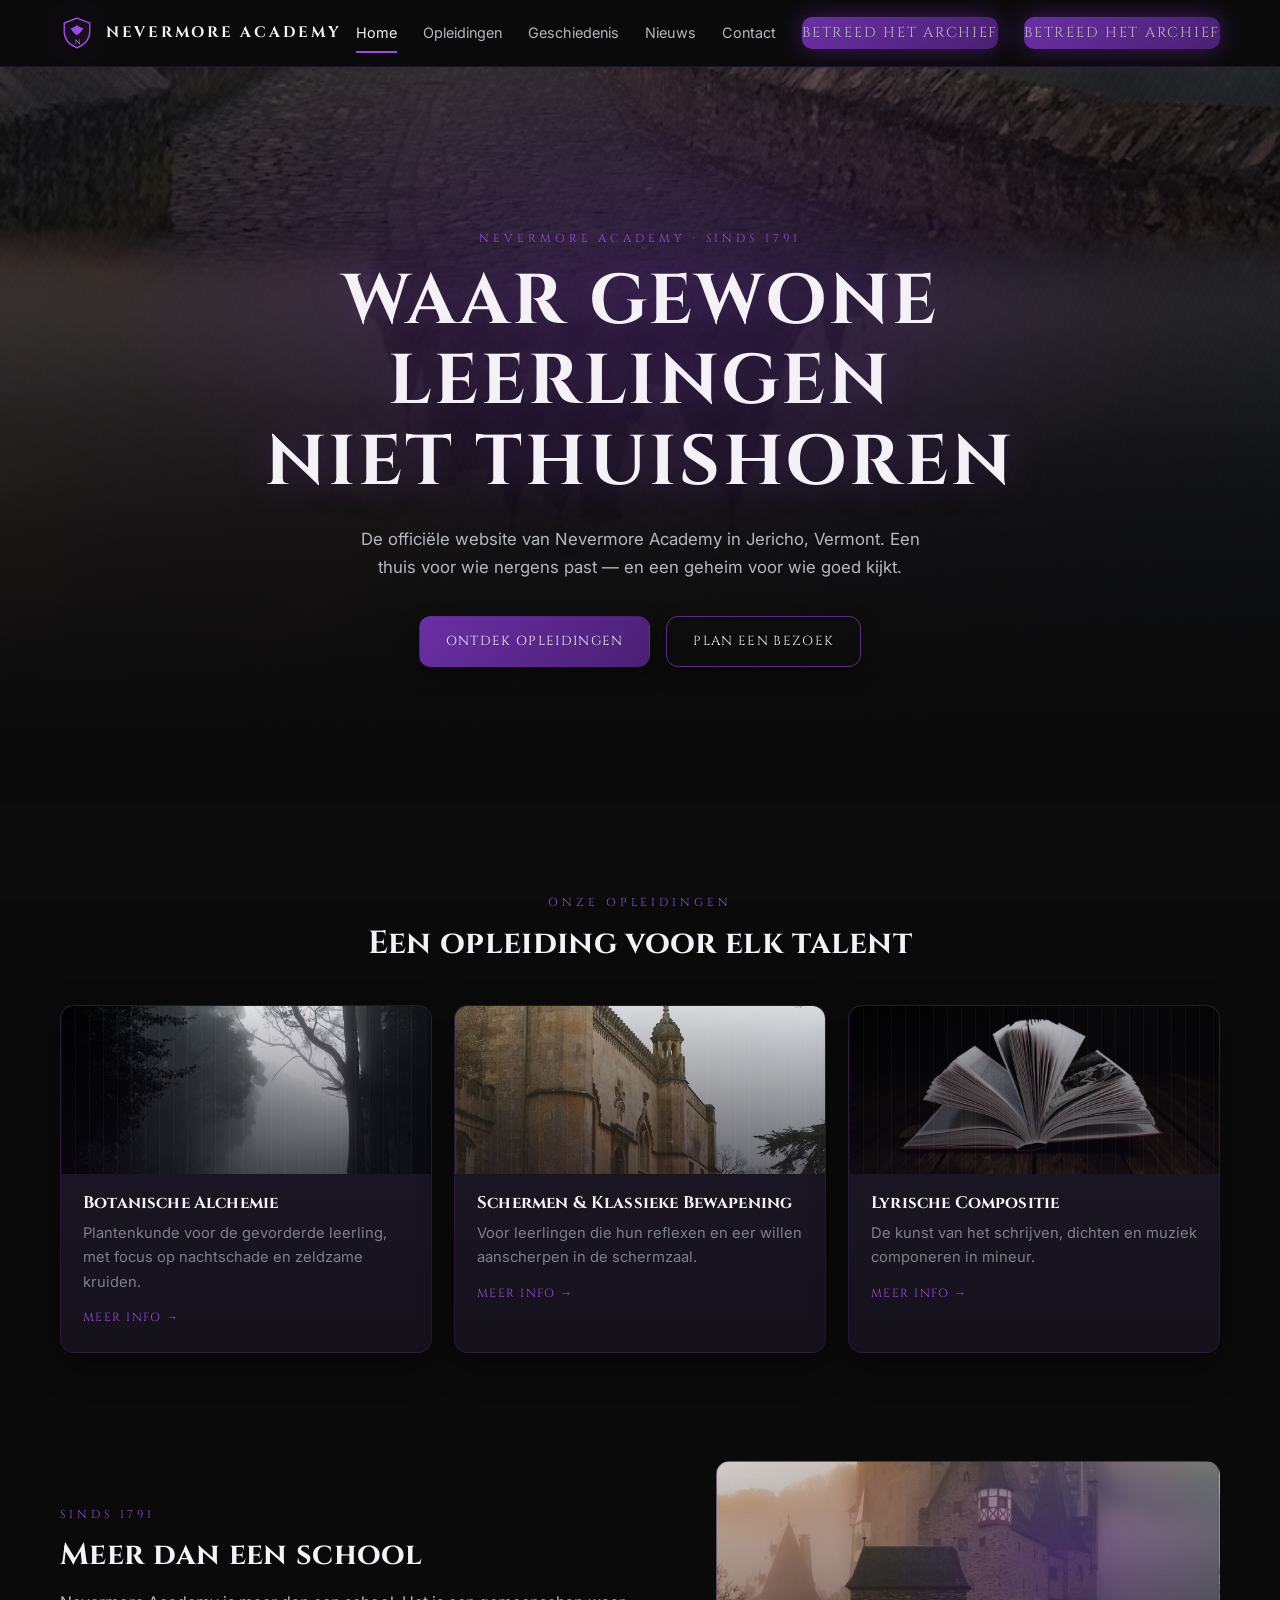
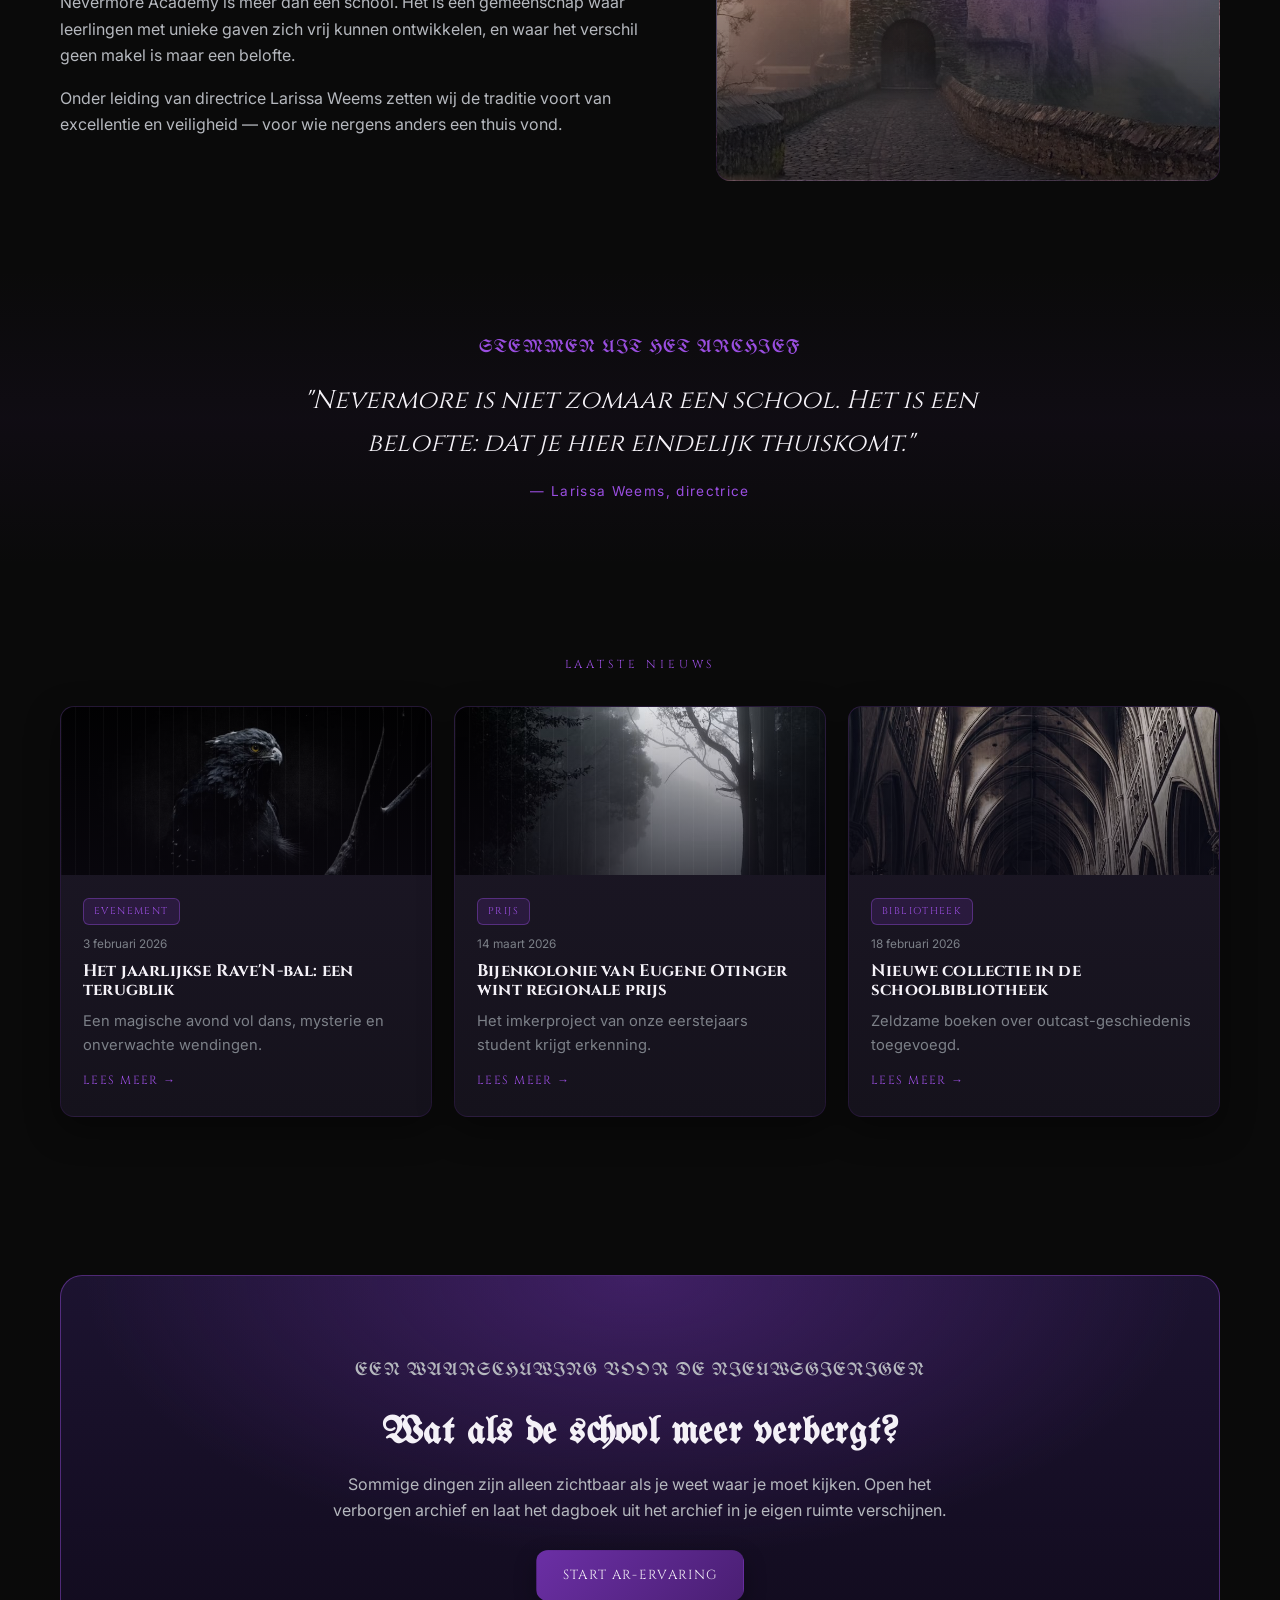
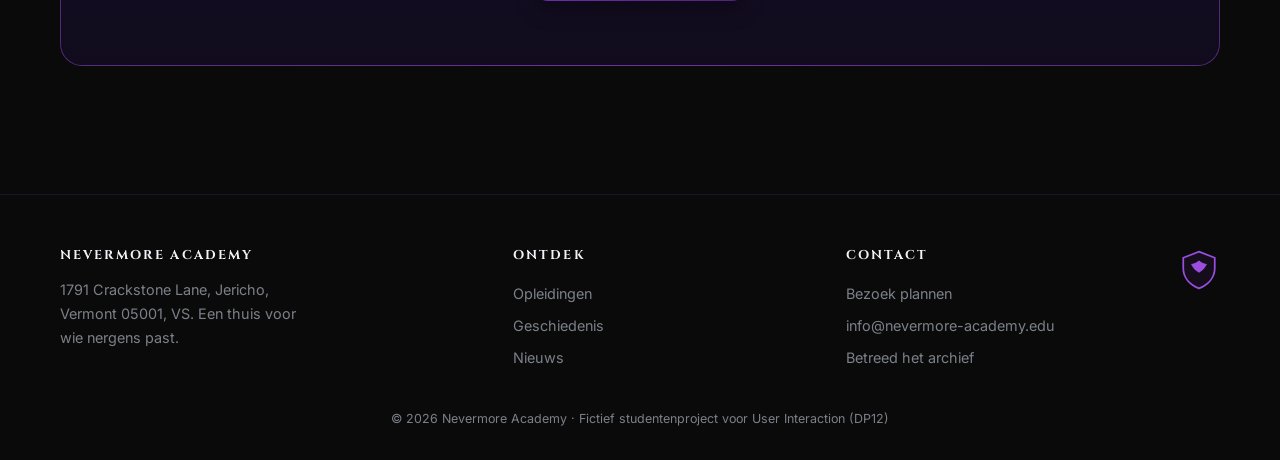
<file: index.html>
<!DOCTYPE html>
<html lang="nl">
<head>
  <meta charset="UTF-8" />
  <meta name="viewport" content="width=device-width, initial-scale=1.0" />
  <title>Nevermore Academy — Een thuis voor wie nergens past</title>
  <meta name="description" content="De officiële website van Nevermore Academy. Een thuis voor wie nergens past, sinds 1791." />
  <link rel="preconnect" href="https://fonts.googleapis.com" />
  <link rel="preconnect" href="https://fonts.gstatic.com" crossorigin />
  <link href="https://fonts.googleapis.com/css2?family=Cinzel:wght@500;700&family=Inter:wght@400;500;600&family=UnifrakturMaguntia&display=swap" rel="stylesheet" />
  <link rel="stylesheet" href="style.css" />
</head>
<body>

  <!-- ===== NAVIGATIE ===== -->
  <nav class="nav">
    <div class="container">
      <a class="brand" href="index.html" aria-label="Nevermore Academy home">
        <svg class="crest" viewBox="0 0 48 48" fill="none" aria-hidden="true">
          <path d="M24 3l18 7v12c0 11-8 19-18 23C14 41 6 33 6 22V10l18-7z" stroke="#9a4ee0" stroke-width="2" fill="rgba(107,47,165,.12)"/>
          <path d="M24 13c-4 3-7 4-9 4 0 0 2 6 9 10 7-4 9-10 9-10-2 0-5-1-9-4z" fill="#9a4ee0"/>
          <text x="24" y="40" text-anchor="middle" font-family="Cinzel,serif" font-size="9" fill="#f4f1f7">N</text>
        </svg>
        <b>Nevermore Academy</b>
      </a>
      <button class="burger" aria-label="Menu" aria-expanded="false"><span></span><span></span><span></span></button>
      <div class="nav-links">
        <a href="index.html" class="active">Home</a>
        <a href="opleidingen.html">Opleidingen</a>
        <a href="geschiedenis.html">Geschiedenis</a>
        <a href="nieuws.html">Nieuws</a>
        <a href="contact.html">Contact</a>
        <a href="ar.html" class="nav-cta">Betreed het archief</a>
        <a href="ar.html" class="nav-cta nav-cta-mobile">Betreed het archief</a>
      </div>
    </div>
  </nav>

  <!-- ===== HERO ===== -->
  <header class="hero">
    <div class="container">
      <p class="eyebrow">Nevermore Academy · Sinds 1791</p>
      <h1>Waar gewone leerlingen<br>niet thuishoren</h1>
      <p class="lead">De officiële website van Nevermore Academy in Jericho, Vermont. Een thuis voor wie nergens past — en een geheim voor wie goed kijkt.</p>
      <div class="actions">
        <a href="opleidingen.html" class="btn btn-primary">Ontdek opleidingen</a>
        <a href="contact.html" class="btn btn-ghost">Plan een bezoek</a>
      </div>
    </div>
  </header>

  <!-- ===== OPLEIDINGEN ===== -->
  <section class="section">
    <div class="container">
      <p class="eyebrow center reveal">Onze Opleidingen</p>
      <h2 class="center reveal" style="font-size:2rem">Een opleiding voor elk talent</h2>
      <div class="grid grid-3" style="margin-top:42px">
        <article class="card reveal">
          <div class="thumb photo" style="--img:url('img-botanie.jpg')"></div>
          <div class="body"><h3>Botanische Alchemie</h3><p>Plantenkunde voor de gevorderde leerling, met focus op nachtschade en zeldzame kruiden.</p><a class="more" href="vak-detail.html">Meer info</a></div>
        </article>
        <article class="card reveal">
          <div class="thumb photo" style="--img:url('img-schermen.jpg')"></div>
          <div class="body"><h3>Schermen &amp; Klassieke Bewapening</h3><p>Voor leerlingen die hun reflexen en eer willen aanscherpen in de schermzaal.</p><a class="more" href="opleidingen.html">Meer info</a></div>
        </article>
        <article class="card reveal">
          <div class="thumb photo" style="--img:url('img-lyriek.jpg')"></div>
          <div class="body"><h3>Lyrische Compositie</h3><p>De kunst van het schrijven, dichten en muziek componeren in mineur.</p><a class="more" href="opleidingen.html">Meer info</a></div>
        </article>
      </div>
    </div>
  </section>

  <!-- ===== SINDS 1791 ===== -->
  <section class="section" style="padding-top:20px">
    <div class="container">
      <div class="story">
        <div class="reveal">
          <p class="eyebrow">Sinds 1791</p>
          <h2 style="font-size:1.9rem">Meer dan een school</h2>
          <p style="margin:16px 0">Nevermore Academy is meer dan een school. Het is een gemeenschap waar leerlingen met unieke gaven zich vrij kunnen ontwikkelen, en waar het verschil geen makel is maar een belofte.</p>
          <p>Onder leiding van directrice Larissa Weems zetten wij de traditie voort van excellentie en veiligheid — voor wie nergens anders een thuis vond.</p>
        </div>
        <div class="panel reveal" aria-hidden="true" style="background-image:linear-gradient(180deg, rgba(13,10,20,.18), rgba(13,10,20,.6)), url('img-hero.jpg'); background-size:cover; background-position:center;"></div>
      </div>
    </div>
  </section>

  <!-- ===== QUOTE / ARCHIEF ===== -->
  <section class="quote-band">
    <div class="container reveal">
      <p class="eyebrow gothic" style="font-size:1.1rem; letter-spacing:.06em">Stemmen uit het Archief</p>
      <blockquote>"Nevermore is niet zomaar een school. Het is een belofte: dat je hier eindelijk thuiskomt."</blockquote>
      <cite>— Larissa Weems, directrice</cite>
    </div>
  </section>

  <!-- ===== NIEUWS ===== -->
  <section class="section">
    <div class="container">
      <p class="eyebrow center reveal">Laatste Nieuws</p>
      <div class="grid grid-3" style="margin-top:32px">
        <article class="card reveal">
          <div class="thumb photo" style="--img:url('img-talenten.jpg')"></div>
          <div class="body"><span class="badge">Evenement</span><div class="news-date">3 februari 2026</div><h3>Het jaarlijkse Rave'N-bal: een terugblik</h3><p>Een magische avond vol dans, mysterie en onverwachte wendingen.</p><a class="more" href="nieuws.html">Lees meer</a></div>
        </article>
        <article class="card reveal">
          <div class="thumb photo" style="--img:url('img-botanie.jpg')"></div>
          <div class="body"><span class="badge">Prijs</span><div class="news-date">14 maart 2026</div><h3>Bijenkolonie van Eugene Otinger wint regionale prijs</h3><p>Het imkerproject van onze eerstejaars student krijgt erkenning.</p><a class="more" href="nieuws.html">Lees meer</a></div>
        </article>
        <article class="card reveal">
          <div class="thumb photo" style="--img:url('img-outcasts.jpg')"></div>
          <div class="body"><span class="badge">Bibliotheek</span><div class="news-date">18 februari 2026</div><h3>Nieuwe collectie in de schoolbibliotheek</h3><p>Zeldzame boeken over outcast-geschiedenis toegevoegd.</p><a class="more" href="nieuws.html">Lees meer</a></div>
        </article>
      </div>
    </div>
  </section>

  <!-- ===== VERBORGEN LAAG / AR-CTA ===== -->
  <section class="section" style="padding-top:0">
    <div class="container">
      <div class="secret-band reveal">
        <div class="container">
          <p class="eyebrow gothic" style="font-size:1.1rem; letter-spacing:.06em">Een waarschuwing voor de nieuwsgierigen</p>
          <h2 class="gothic">Wat als de school meer verbergt?</h2>
          <p>Sommige dingen zijn alleen zichtbaar als je weet waar je moet kijken. Open het verborgen archief en laat het dagboek uit het archief in je eigen ruimte verschijnen.</p>
          <a href="ar.html" class="btn btn-primary">Start AR-ervaring</a>
        </div>
      </div>
    </div>
  </section>

  <!-- ===== FOOTER ===== -->
  <footer class="footer">
    <div class="container">
      <div class="cols">
        <div>
          <h4>Nevermore Academy</h4>
          <p class="muted" style="font-size:.9rem; max-width:260px">1791 Crackstone Lane, Jericho, Vermont 05001, VS. Een thuis voor wie nergens past.</p>
        </div>
        <div><h4>Ontdek</h4><a href="opleidingen.html">Opleidingen</a><a href="geschiedenis.html">Geschiedenis</a><a href="nieuws.html">Nieuws</a></div>
        <div><h4>Contact</h4><a href="contact.html">Bezoek plannen</a><a href="mailto:info@nevermore-academy.edu">info@nevermore-academy.edu</a><a href="ar.html">Betreed het archief</a></div>
        <div>
          <svg class="crest" style="width:42px;height:42px" viewBox="0 0 48 48" fill="none"><path d="M24 3l18 7v12c0 11-8 19-18 23C14 41 6 33 6 22V10l18-7z" stroke="#9a4ee0" stroke-width="2" fill="rgba(107,47,165,.12)"/><path d="M24 13c-4 3-7 4-9 4 0 0 2 6 9 10 7-4 9-10 9-10-2 0-5-1-9-4z" fill="#9a4ee0"/></svg>
        </div>
      </div>
      <p class="copy">© 2026 Nevermore Academy · Fictief studentenproject voor User Interaction (DP12)</p>
    </div>
  </footer>

  <script src="main.js"></script>
</body>
</html>
</file>
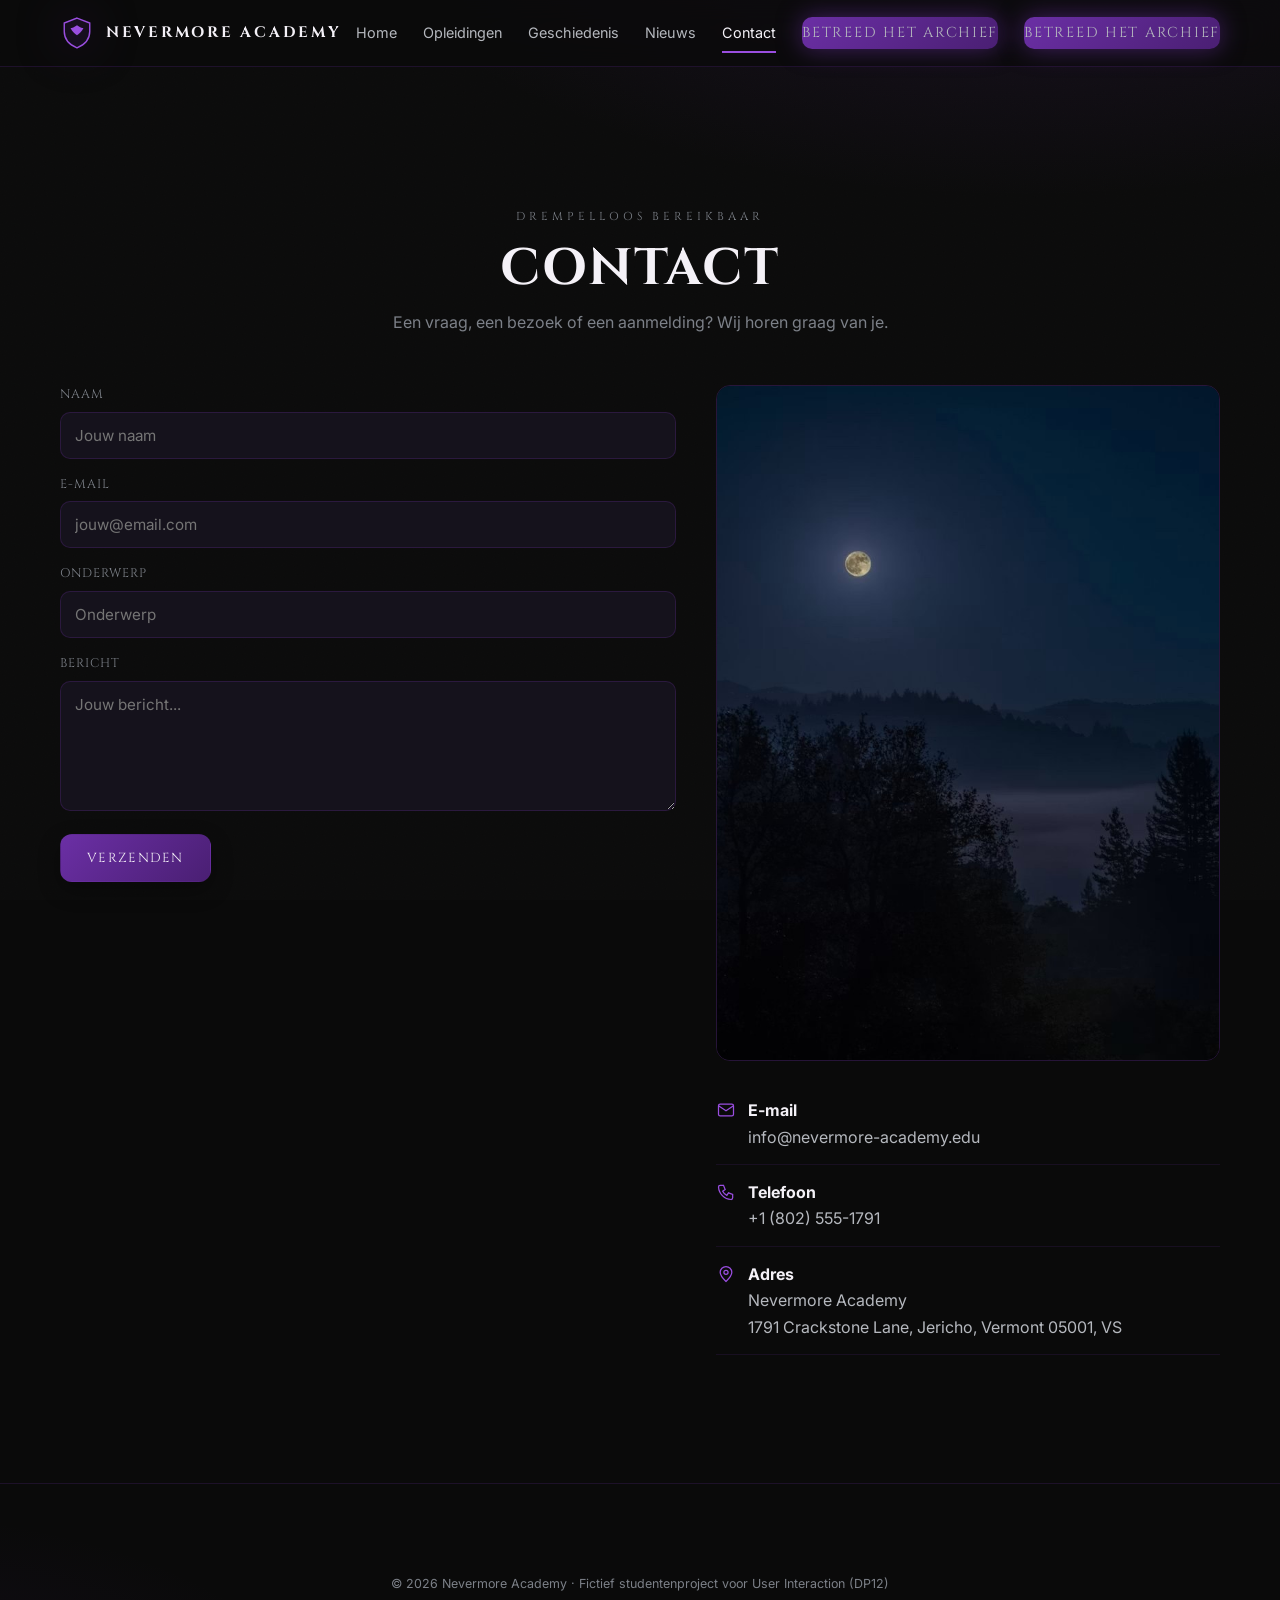
<file: contact.html>
<!DOCTYPE html>
<html lang="nl">
<head>
  <meta charset="UTF-8" />
  <meta name="viewport" content="width=device-width, initial-scale=1.0" />
  <title>Contact — Nevermore Academy</title>
  <link rel="preconnect" href="https://fonts.googleapis.com" />
  <link rel="preconnect" href="https://fonts.gstatic.com" crossorigin />
  <link href="https://fonts.googleapis.com/css2?family=Cinzel:wght@500;700&family=Inter:wght@400;500;600&family=UnifrakturMaguntia&display=swap" rel="stylesheet" />
  <link rel="stylesheet" href="style.css" />
</head>
<body>
  <nav class="nav">
    <div class="container">
      <a class="brand" href="index.html"><svg class="crest" viewBox="0 0 48 48" fill="none" aria-hidden="true"><path d="M24 3l18 7v12c0 11-8 19-18 23C14 41 6 33 6 22V10l18-7z" stroke="#9a4ee0" stroke-width="2" fill="rgba(107,47,165,.12)"/><path d="M24 13c-4 3-7 4-9 4 0 0 2 6 9 10 7-4 9-10 9-10-2 0-5-1-9-4z" fill="#9a4ee0"/></svg><b>Nevermore Academy</b></a>
      <button class="burger" aria-label="Menu" aria-expanded="false"><span></span><span></span><span></span></button>
      <div class="nav-links">
        <a href="index.html">Home</a>
        <a href="opleidingen.html">Opleidingen</a>
        <a href="geschiedenis.html">Geschiedenis</a>
        <a href="nieuws.html">Nieuws</a>
        <a href="contact.html" class="active">Contact</a>
        <a href="ar.html" class="nav-cta">Betreed het archief</a>
        <a href="ar.html" class="nav-cta nav-cta-mobile">Betreed het archief</a>
      </div>
    </div>
  </nav>

  <header class="page-head">
    <div class="container"><p class="eyebrow">Drempelloos bereikbaar</p><h1>Contact</h1><p>Een vraag, een bezoek of een aanmelding? Wij horen graag van je.</p></div>
  </header>

  <section class="section" style="padding-top:10px">
    <div class="container">
      <div class="contact-grid">
        <form id="contactForm" novalidate>
          <div class="field"><label for="naam">Naam</label><input id="naam" name="naam" type="text" placeholder="Jouw naam" required /><span class="error">Vul je naam in.</span></div>
          <div class="field"><label for="email">E-mail</label><input id="email" name="email" type="email" placeholder="jouw@email.com" required /><span class="error">Vul een geldig e-mailadres in.</span></div>
          <div class="field"><label for="onderwerp">Onderwerp</label><input id="onderwerp" name="onderwerp" type="text" placeholder="Onderwerp" required /><span class="error">Vul een onderwerp in.</span></div>
          <div class="field"><label for="bericht">Bericht</label><textarea id="bericht" name="bericht" placeholder="Jouw bericht..." required></textarea><span class="error">Schrijf een bericht.</span></div>
          <button type="submit" class="btn btn-primary">Verzenden</button>
          <div id="formSuccess" class="form-success" role="status">✓ Bericht verzonden — we nemen zo snel mogelijk contact met je op.</div>
        </form>

        <div>
          <img class="map-img" src="img-map.jpg" alt="Kaart van Nevermore Academy en omgeving" />
          <div class="info-block"><svg viewBox="0 0 24 24" fill="none" stroke="currentColor" stroke-width="1.5"><rect x="3" y="5" width="18" height="14" rx="2"/><path d="M3 7l9 6 9-6"/></svg><div><strong style="color:var(--white)">E-mail</strong><br><a href="mailto:info@nevermore-academy.edu" style="color:var(--mist)">info@nevermore-academy.edu</a></div></div>
          <div class="info-block"><svg viewBox="0 0 24 24" fill="none" stroke="currentColor" stroke-width="1.5"><path d="M5 4h4l2 5-3 2c1 2 3 4 5 5l2-3 5 2v4a2 2 0 01-2 2A16 16 0 013 6a2 2 0 012-2z"/></svg><div><strong style="color:var(--white)">Telefoon</strong><br>+1 (802) 555-1791</div></div>
          <div class="info-block"><svg viewBox="0 0 24 24" fill="none" stroke="currentColor" stroke-width="1.5"><path d="M12 21s7-6.5 7-11a7 7 0 10-14 0c0 4.5 7 11 7 11z"/><circle cx="12" cy="10" r="2.5"/></svg><div><strong style="color:var(--white)">Adres</strong><br>Nevermore Academy<br>1791 Crackstone Lane, Jericho, Vermont 05001, VS</div></div>
        </div>
      </div>
    </div>
  </section>

  <footer class="footer">
    <div class="container"><p class="copy">© 2026 Nevermore Academy · Fictief studentenproject voor User Interaction (DP12)</p></div>
  </footer>
  <script src="main.js"></script>
</body>
</html>
</file>
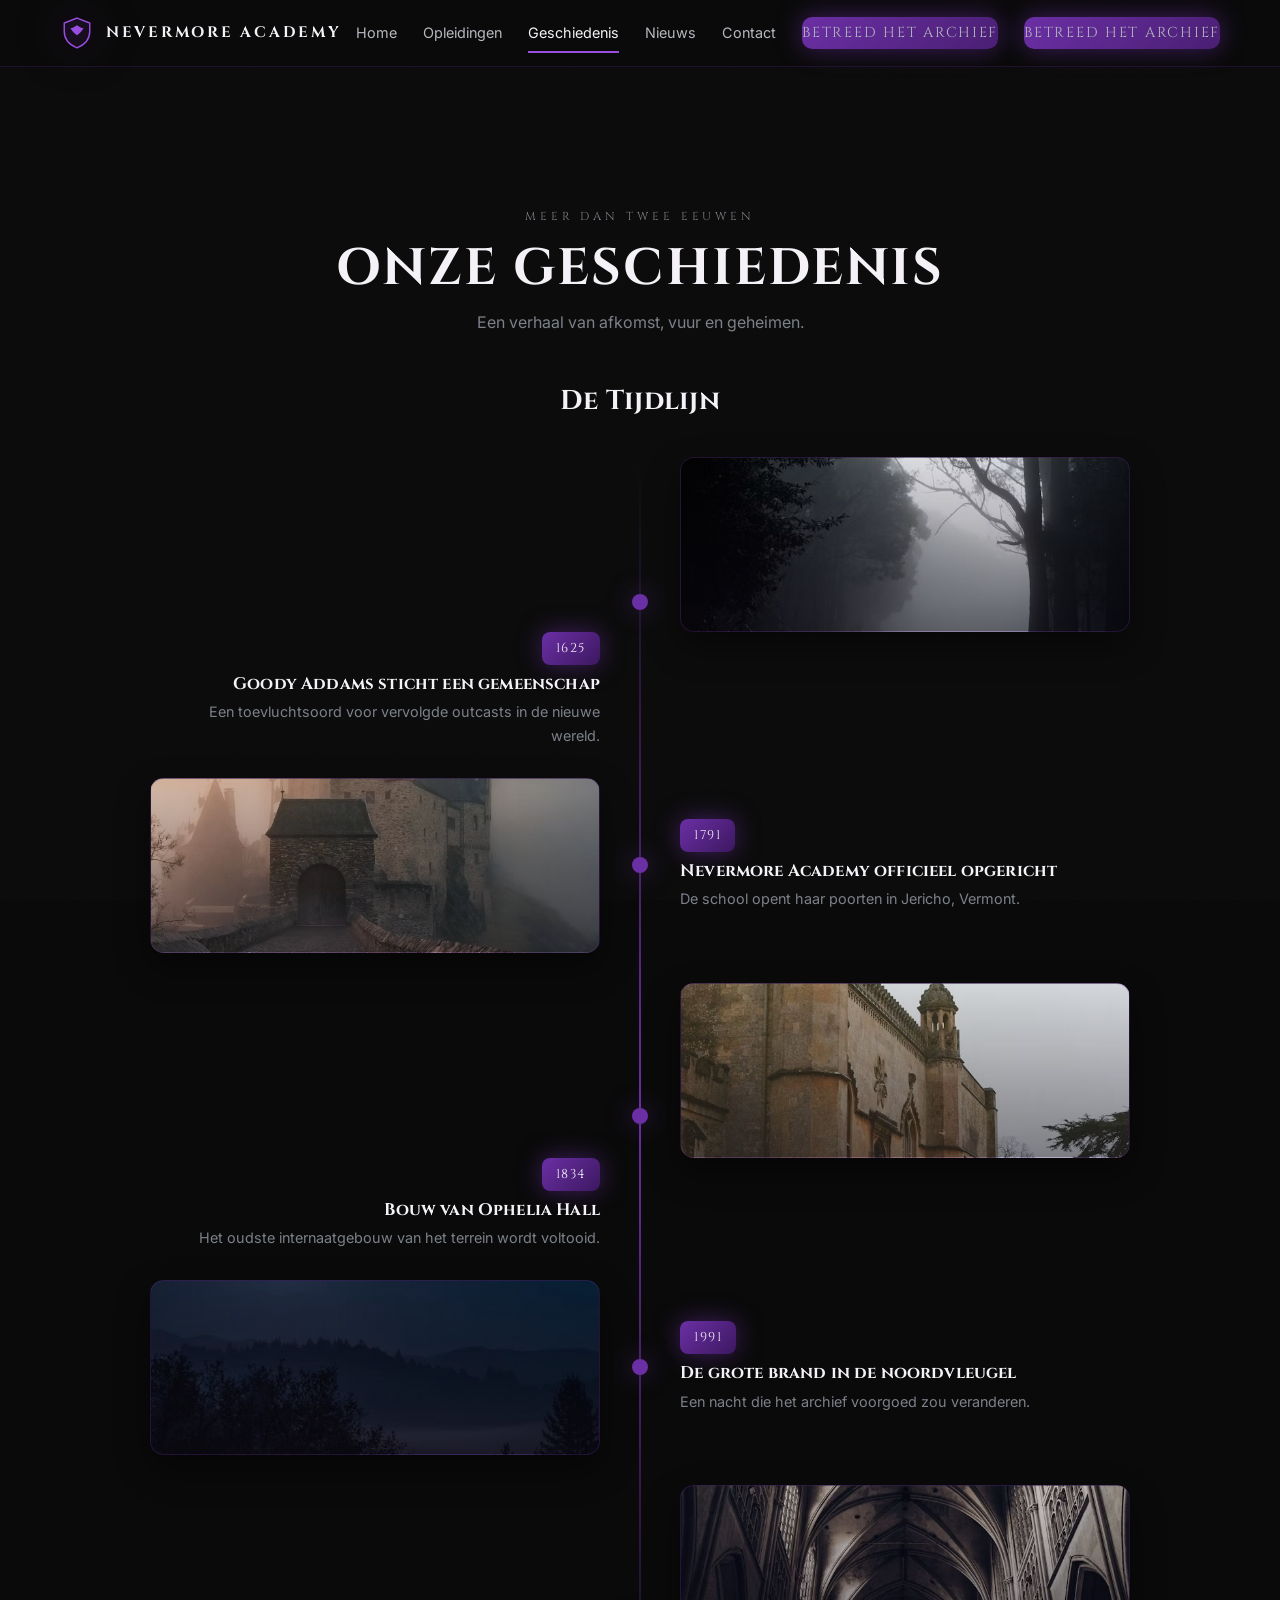
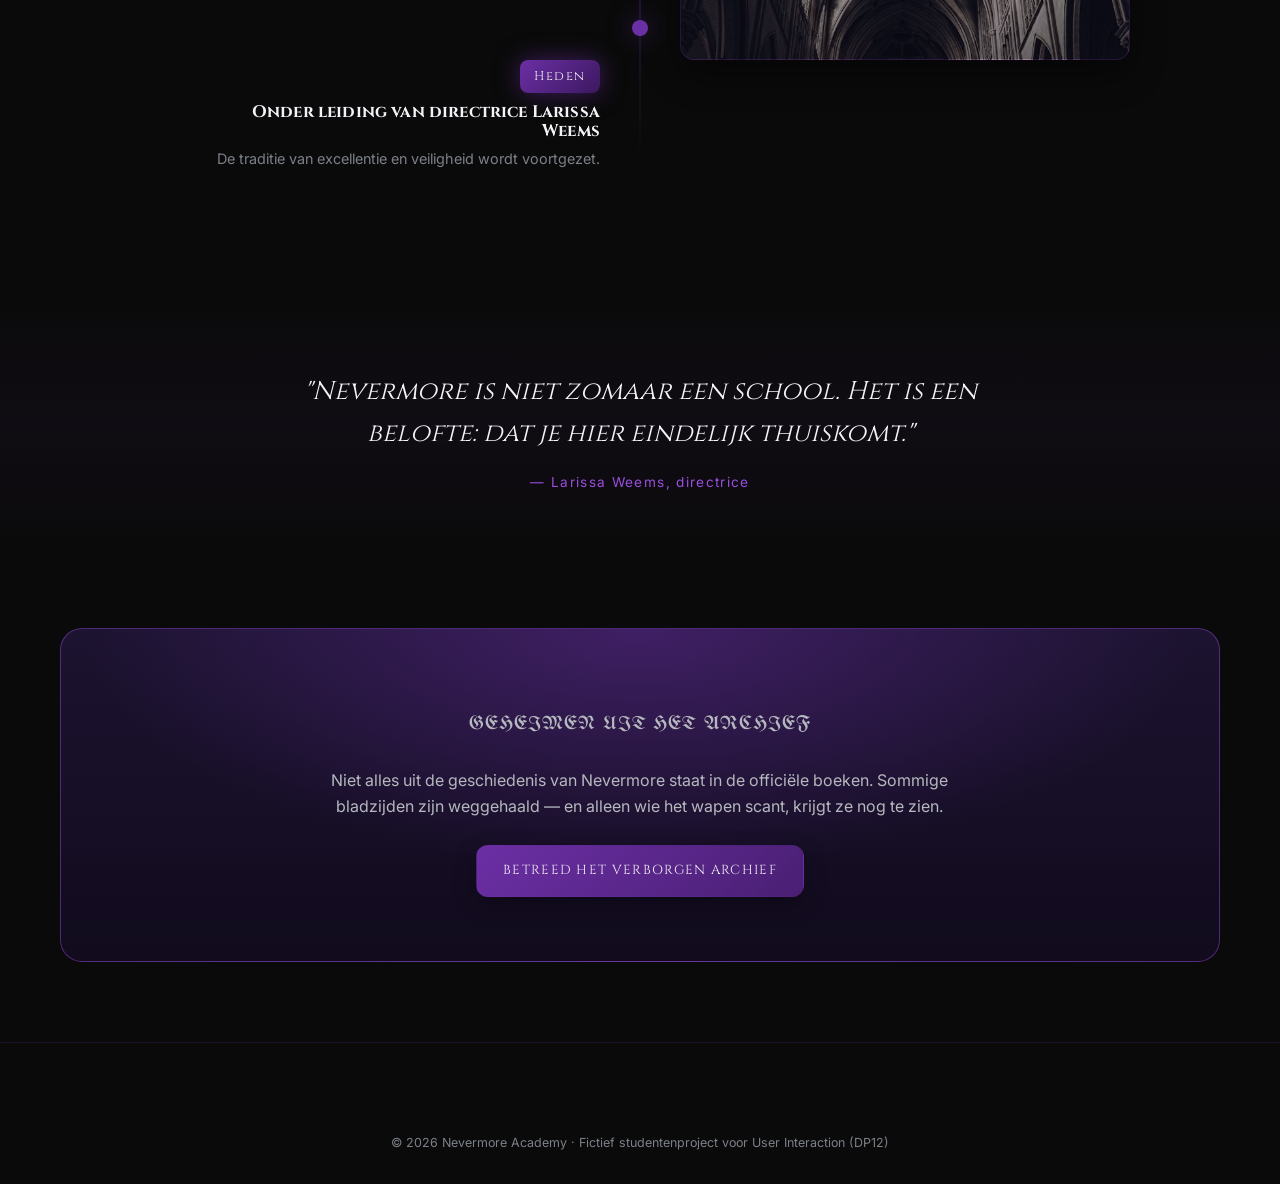
<file: geschiedenis.html>
<!DOCTYPE html>
<html lang="nl">
<head>
  <meta charset="UTF-8" />
  <meta name="viewport" content="width=device-width, initial-scale=1.0" />
  <title>Geschiedenis — Nevermore Academy</title>
  <link rel="preconnect" href="https://fonts.googleapis.com" />
  <link rel="preconnect" href="https://fonts.gstatic.com" crossorigin />
  <link href="https://fonts.googleapis.com/css2?family=Cinzel:wght@500;700&family=Inter:wght@400;500;600&family=UnifrakturMaguntia&display=swap" rel="stylesheet" />
  <link rel="stylesheet" href="style.css" />
</head>
<body>
  <nav class="nav">
    <div class="container">
      <a class="brand" href="index.html"><svg class="crest" viewBox="0 0 48 48" fill="none" aria-hidden="true"><path d="M24 3l18 7v12c0 11-8 19-18 23C14 41 6 33 6 22V10l18-7z" stroke="#9a4ee0" stroke-width="2" fill="rgba(107,47,165,.12)"/><path d="M24 13c-4 3-7 4-9 4 0 0 2 6 9 10 7-4 9-10 9-10-2 0-5-1-9-4z" fill="#9a4ee0"/></svg><b>Nevermore Academy</b></a>
      <button class="burger" aria-label="Menu" aria-expanded="false"><span></span><span></span><span></span></button>
      <div class="nav-links">
        <a href="index.html">Home</a>
        <a href="opleidingen.html">Opleidingen</a>
        <a href="geschiedenis.html" class="active">Geschiedenis</a>
        <a href="nieuws.html">Nieuws</a>
        <a href="contact.html">Contact</a>
        <a href="ar.html" class="nav-cta">Betreed het archief</a>
        <a href="ar.html" class="nav-cta nav-cta-mobile">Betreed het archief</a>
      </div>
    </div>
  </nav>

  <header class="page-head">
    <div class="container">
      <p class="eyebrow">Meer dan twee eeuwen</p>
      <h1>Onze Geschiedenis</h1>
      <p>Een verhaal van afkomst, vuur en geheimen.</p>
    </div>
  </header>

  <section class="section" style="padding-top:10px">
    <div class="container">
      <h2 class="center reveal" style="font-size:1.7rem">De Tijdlijn</h2>
      <div class="timeline">
        <div class="tl-item reveal">
          <div class="tl-img" style="--img:url('img-botanie.jpg')"></div>
          <div class="tl-content"><span class="tl-year">1625</span><h3>Goody Addams sticht een gemeenschap</h3><p>Een toevluchtsoord voor vervolgde outcasts in de nieuwe wereld.</p></div>
          <span class="tl-dot"></span>
        </div>
        <div class="tl-item reveal">
          <div class="tl-img" style="--img:url('img-hero.jpg')"></div>
          <div class="tl-content"><span class="tl-year">1791</span><h3>Nevermore Academy officieel opgericht</h3><p>De school opent haar poorten in Jericho, Vermont.</p></div>
          <span class="tl-dot"></span>
        </div>
        <div class="tl-item reveal">
          <div class="tl-img" style="--img:url('img-schermen.jpg')"></div>
          <div class="tl-content"><span class="tl-year">1834</span><h3>Bouw van Ophelia Hall</h3><p>Het oudste internaatgebouw van het terrein wordt voltooid.</p></div>
          <span class="tl-dot"></span>
        </div>
        <div class="tl-item reveal">
          <div class="tl-img" style="--img:url('img-map.jpg')"></div>
          <div class="tl-content"><span class="tl-year">1991</span><h3>De grote brand in de noordvleugel</h3><p>Een nacht die het archief voorgoed zou veranderen.</p></div>
          <span class="tl-dot"></span>
        </div>
        <div class="tl-item reveal">
          <div class="tl-img" style="--img:url('img-outcasts.jpg')"></div>
          <div class="tl-content"><span class="tl-year">Heden</span><h3>Onder leiding van directrice Larissa Weems</h3><p>De traditie van excellentie en veiligheid wordt voortgezet.</p></div>
          <span class="tl-dot"></span>
        </div>
      </div>
    </div>
  </section>

  <section class="quote-band">
    <div class="container reveal">
      <blockquote>"Nevermore is niet zomaar een school. Het is een belofte: dat je hier eindelijk thuiskomt."</blockquote>
      <cite>— Larissa Weems, directrice</cite>
    </div>
  </section>

  <!-- ===== VERBORGEN LAAG ===== -->
  <section class="container" style="padding-bottom:40px">
    <div class="secret-band reveal">
      <div class="container">
        <p class="eyebrow gothic" style="font-size:1.2rem; letter-spacing:.05em">Geheimen uit het Archief</p>
        <p>Niet alles uit de geschiedenis van Nevermore staat in de officiële boeken. Sommige bladzijden zijn weggehaald — en alleen wie het wapen scant, krijgt ze nog te zien.</p>
        <a href="ar.html" class="btn btn-primary">Betreed het verborgen archief</a>
      </div>
    </div>
  </section>

  <footer class="footer">
    <div class="container"><p class="copy">© 2026 Nevermore Academy · Fictief studentenproject voor User Interaction (DP12)</p></div>
  </footer>
  <script src="main.js"></script>
</body>
</html>
</file>
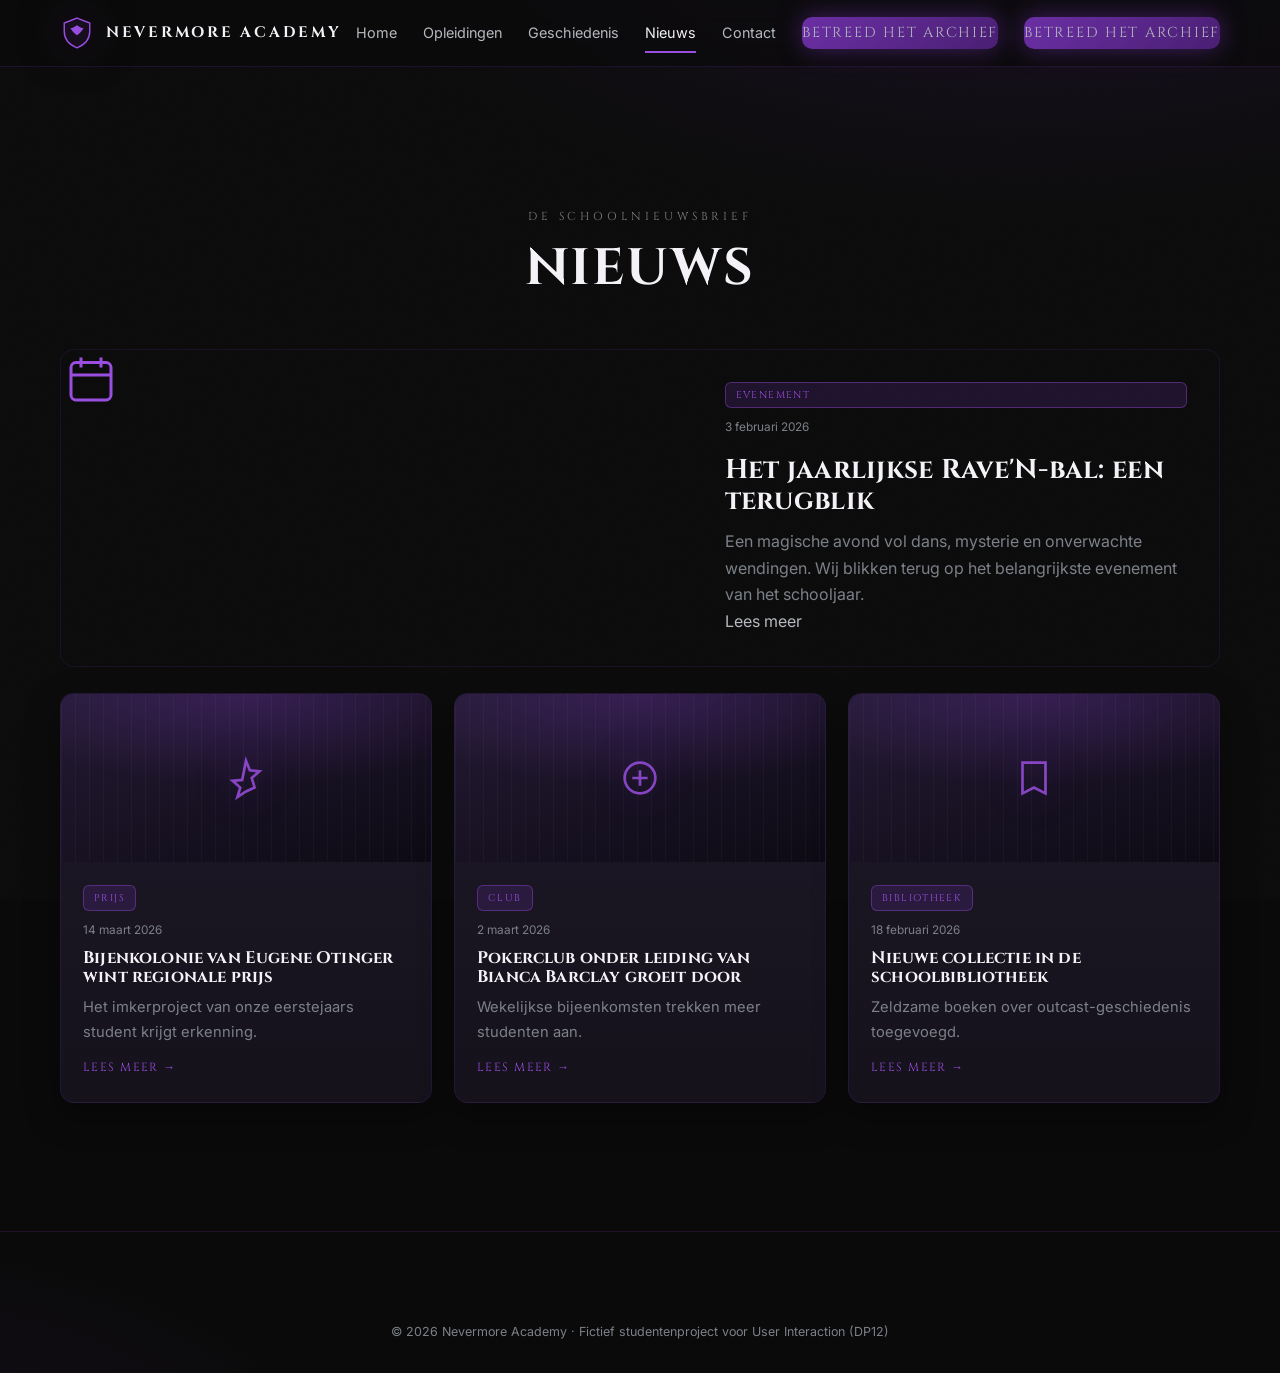
<file: nieuws.html>
<!DOCTYPE html>
<html lang="nl">
<head>
  <meta charset="UTF-8" />
  <meta name="viewport" content="width=device-width, initial-scale=1.0" />
  <title>Nieuws — Nevermore Academy</title>
  <link rel="preconnect" href="https://fonts.googleapis.com" />
  <link rel="preconnect" href="https://fonts.gstatic.com" crossorigin />
  <link href="https://fonts.googleapis.com/css2?family=Cinzel:wght@500;700&family=Inter:wght@400;500;600&family=UnifrakturMaguntia&display=swap" rel="stylesheet" />
  <link rel="stylesheet" href="style.css" />
</head>
<body>
  <nav class="nav">
    <div class="container">
      <a class="brand" href="index.html"><svg class="crest" viewBox="0 0 48 48" fill="none" aria-hidden="true"><path d="M24 3l18 7v12c0 11-8 19-18 23C14 41 6 33 6 22V10l18-7z" stroke="#9a4ee0" stroke-width="2" fill="rgba(107,47,165,.12)"/><path d="M24 13c-4 3-7 4-9 4 0 0 2 6 9 10 7-4 9-10 9-10-2 0-5-1-9-4z" fill="#9a4ee0"/></svg><b>Nevermore Academy</b></a>
      <button class="burger" aria-label="Menu" aria-expanded="false"><span></span><span></span><span></span></button>
      <div class="nav-links">
        <a href="index.html">Home</a>
        <a href="opleidingen.html">Opleidingen</a>
        <a href="geschiedenis.html">Geschiedenis</a>
        <a href="nieuws.html" class="active">Nieuws</a>
        <a href="contact.html">Contact</a>
        <a href="ar.html" class="nav-cta">Betreed het archief</a>
        <a href="ar.html" class="nav-cta nav-cta-mobile">Betreed het archief</a>
      </div>
    </div>
  </nav>

  <header class="page-head">
    <div class="container"><p class="eyebrow">De schoolnieuwsbrief</p><h1>Nieuws</h1></div>
  </header>

  <section class="section" style="padding-top:10px">
    <div class="container">
      <article class="featured reveal">
        <div class="thumb"><svg viewBox="0 0 24 24" fill="none" stroke="#9a4ee0" stroke-width="1.2" style="width:60px;height:60px"><rect x="4" y="5" width="16" height="15" rx="2"/><path d="M8 3v4M16 3v4M4 10h16"/></svg></div>
        <div class="body">
          <span class="badge">Evenement</span><div class="news-date">3 februari 2026</div>
          <h2>Het jaarlijkse Rave'N-bal: een terugblik</h2>
          <p class="muted">Een magische avond vol dans, mysterie en onverwachte wendingen. Wij blikken terug op het belangrijkste evenement van het schooljaar.</p>
          <a class="more" href="#">Lees meer</a>
        </div>
      </article>

      <div class="grid grid-3">
        <article class="card reveal">
          <div class="thumb"><svg viewBox="0 0 24 24" fill="none" stroke="#9a4ee0" stroke-width="1.4"><path d="M12 3l2 5 5 .5-4 3.5 1.5 5L12 19l-4.5 3 1.5-5-4-3.5 5-.5z"/></svg></div>
          <div class="body"><span class="badge">Prijs</span><div class="news-date">14 maart 2026</div><h3>Bijenkolonie van Eugene Otinger wint regionale prijs</h3><p>Het imkerproject van onze eerstejaars student krijgt erkenning.</p><a class="more" href="#">Lees meer</a></div>
        </article>
        <article class="card reveal">
          <div class="thumb"><svg viewBox="0 0 24 24" fill="none" stroke="#9a4ee0" stroke-width="1.4"><circle cx="12" cy="12" r="8"/><path d="M12 8v8M8 12h8"/></svg></div>
          <div class="body"><span class="badge">Club</span><div class="news-date">2 maart 2026</div><h3>Pokerclub onder leiding van Bianca Barclay groeit door</h3><p>Wekelijkse bijeenkomsten trekken meer studenten aan.</p><a class="more" href="#">Lees meer</a></div>
        </article>
        <article class="card reveal">
          <div class="thumb"><svg viewBox="0 0 24 24" fill="none" stroke="#9a4ee0" stroke-width="1.4"><path d="M6 4h12v16l-6-3-6 3z"/></svg></div>
          <div class="body"><span class="badge">Bibliotheek</span><div class="news-date">18 februari 2026</div><h3>Nieuwe collectie in de schoolbibliotheek</h3><p>Zeldzame boeken over outcast-geschiedenis toegevoegd.</p><a class="more" href="#">Lees meer</a></div>
        </article>
      </div>
    </div>
  </section>

  <footer class="footer">
    <div class="container"><p class="copy">© 2026 Nevermore Academy · Fictief studentenproject voor User Interaction (DP12)</p></div>
  </footer>
  <script src="main.js"></script>
</body>
</html>
</file>
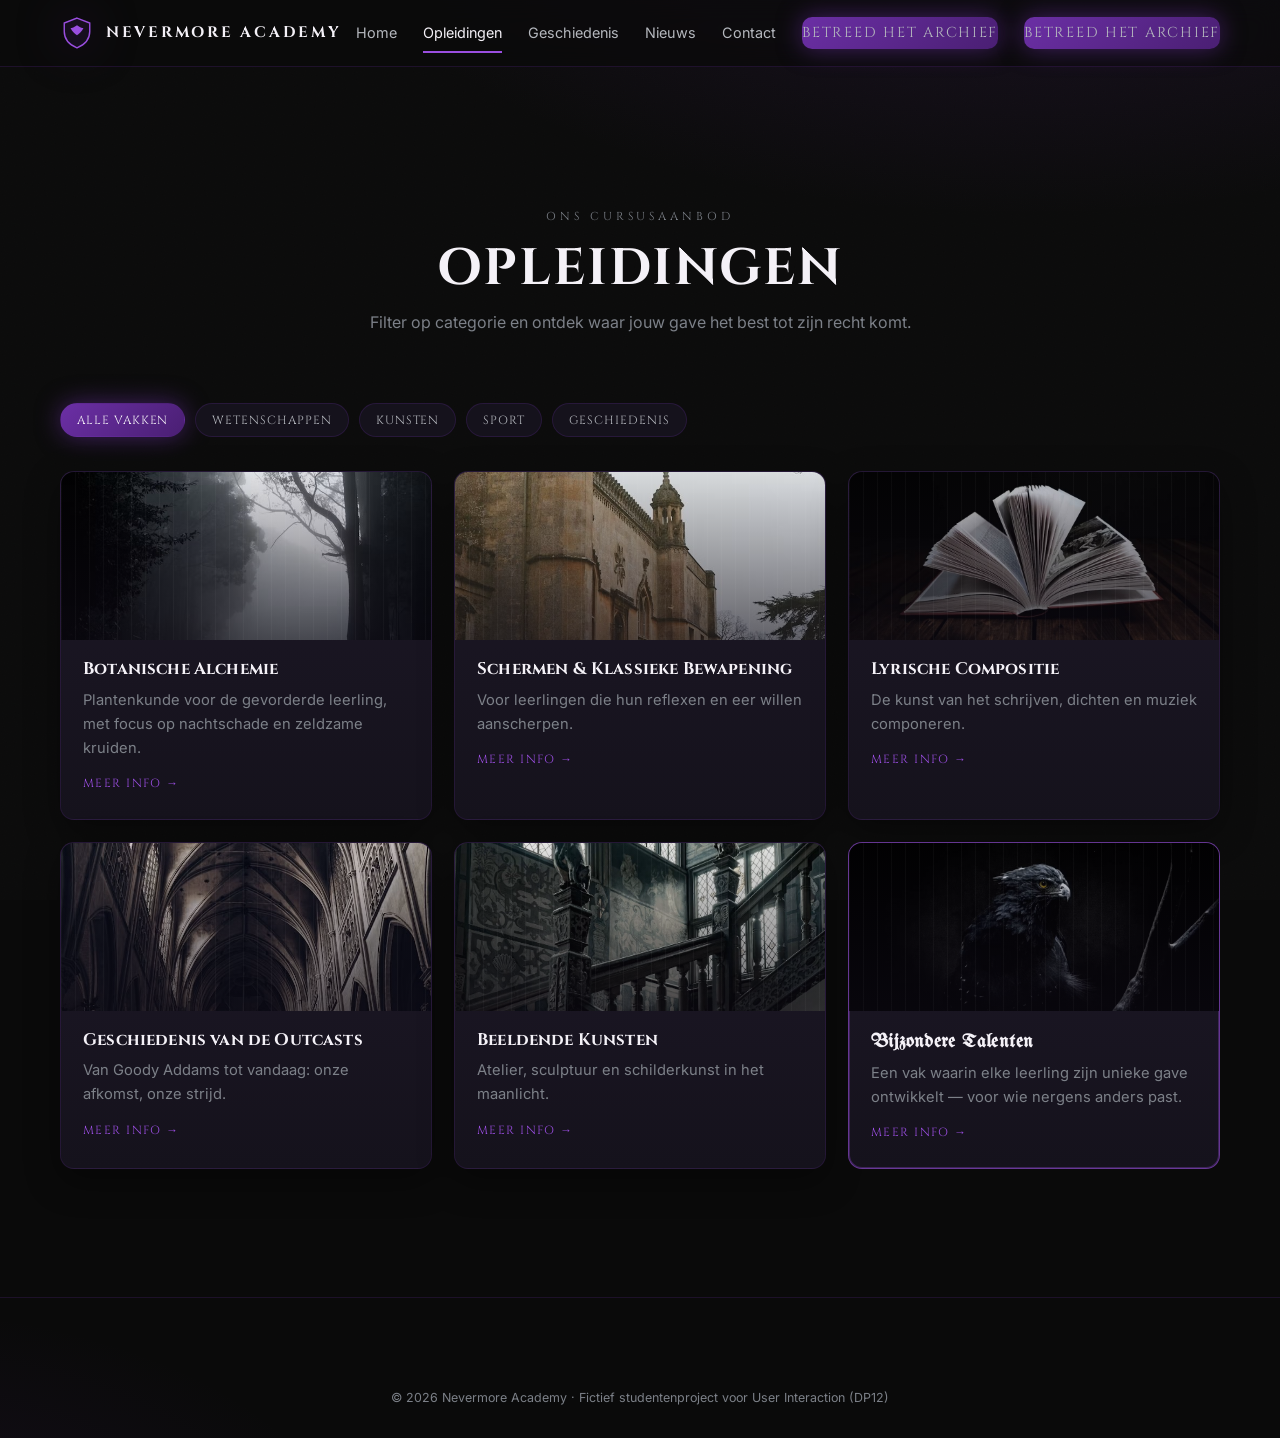
<file: opleidingen.html>
<!DOCTYPE html>
<html lang="nl">
<head>
  <meta charset="UTF-8" />
  <meta name="viewport" content="width=device-width, initial-scale=1.0" />
  <title>Opleidingen — Nevermore Academy</title>
  <link rel="preconnect" href="https://fonts.googleapis.com" />
  <link rel="preconnect" href="https://fonts.gstatic.com" crossorigin />
  <link href="https://fonts.googleapis.com/css2?family=Cinzel:wght@500;700&family=Inter:wght@400;500;600&family=UnifrakturMaguntia&display=swap" rel="stylesheet" />
  <link rel="stylesheet" href="style.css" />
</head>
<body>
  <nav class="nav">
    <div class="container">
      <a class="brand" href="index.html"><svg class="crest" viewBox="0 0 48 48" fill="none" aria-hidden="true"><path d="M24 3l18 7v12c0 11-8 19-18 23C14 41 6 33 6 22V10l18-7z" stroke="#9a4ee0" stroke-width="2" fill="rgba(107,47,165,.12)"/><path d="M24 13c-4 3-7 4-9 4 0 0 2 6 9 10 7-4 9-10 9-10-2 0-5-1-9-4z" fill="#9a4ee0"/></svg><b>Nevermore Academy</b></a>
      <button class="burger" aria-label="Menu" aria-expanded="false"><span></span><span></span><span></span></button>
      <div class="nav-links">
        <a href="index.html">Home</a>
        <a href="opleidingen.html" class="active">Opleidingen</a>
        <a href="geschiedenis.html">Geschiedenis</a>
        <a href="nieuws.html">Nieuws</a>
        <a href="contact.html">Contact</a>
        <a href="ar.html" class="nav-cta">Betreed het archief</a>
        <a href="ar.html" class="nav-cta nav-cta-mobile">Betreed het archief</a>
      </div>
    </div>
  </nav>

  <header class="page-head">
    <div class="container">
      <p class="eyebrow">Ons cursusaanbod</p>
      <h1>Opleidingen</h1>
      <p>Filter op categorie en ontdek waar jouw gave het best tot zijn recht komt.</p>
    </div>
  </header>

  <section class="section" style="padding-top:10px">
    <div class="container">
      <div class="filters" role="group" aria-label="Filter opleidingen op categorie">
        <button class="filter active" data-filter="alle" aria-pressed="true">Alle vakken</button>
        <button class="filter" data-filter="wetenschappen" aria-pressed="false">Wetenschappen</button>
        <button class="filter" data-filter="kunsten" aria-pressed="false">Kunsten</button>
        <button class="filter" data-filter="sport" aria-pressed="false">Sport</button>
        <button class="filter" data-filter="geschiedenis" aria-pressed="false">Geschiedenis</button>
      </div>

      <div class="grid grid-3">
        <article class="card reveal" data-cat="wetenschappen">
          <div class="thumb photo" style="--img:url('img-botanie.jpg')"></div>
          <div class="body"><h3>Botanische Alchemie</h3><p>Plantenkunde voor de gevorderde leerling, met focus op nachtschade en zeldzame kruiden.</p><a class="more" href="vak-detail.html">Meer info</a></div>
        </article>
        <article class="card reveal" data-cat="sport">
          <div class="thumb photo" style="--img:url('img-schermen.jpg')"></div>
          <div class="body"><h3>Schermen &amp; Klassieke Bewapening</h3><p>Voor leerlingen die hun reflexen en eer willen aanscherpen.</p><a class="more" href="vak-detail.html">Meer info</a></div>
        </article>
        <article class="card reveal" data-cat="kunsten">
          <div class="thumb photo" style="--img:url('img-lyriek.jpg')"></div>
          <div class="body"><h3>Lyrische Compositie</h3><p>De kunst van het schrijven, dichten en muziek componeren.</p><a class="more" href="vak-detail.html">Meer info</a></div>
        </article>
        <article class="card reveal" data-cat="geschiedenis">
          <div class="thumb photo" style="--img:url('img-outcasts.jpg')"></div>
          <div class="body"><h3>Geschiedenis van de Outcasts</h3><p>Van Goody Addams tot vandaag: onze afkomst, onze strijd.</p><a class="more" href="vak-detail.html">Meer info</a></div>
        </article>
        <article class="card reveal" data-cat="kunsten">
          <div class="thumb photo" style="--img:url('img-kunsten.jpg')"></div>
          <div class="body"><h3>Beeldende Kunsten</h3><p>Atelier, sculptuur en schilderkunst in het maanlicht.</p><a class="more" href="vak-detail.html">Meer info</a></div>
        </article>
        <article class="card secret reveal" data-cat="wetenschappen">
          <div class="thumb photo" style="--img:url('img-talenten.jpg')"></div>
          <div class="body"><h3 class="gothic" style="font-size:1.2rem">Bijzondere Talenten</h3><p>Een vak waarin elke leerling zijn unieke gave ontwikkelt — voor wie nergens anders past.</p><a class="more" href="vak-detail.html">Meer info</a></div>
        </article>
      </div>
    </div>
  </section>

  <footer class="footer">
    <div class="container">
      <p class="copy">© 2026 Nevermore Academy · Fictief studentenproject voor User Interaction (DP12)</p>
    </div>
  </footer>
  <script src="main.js"></script>
</body>
</html>
</file>
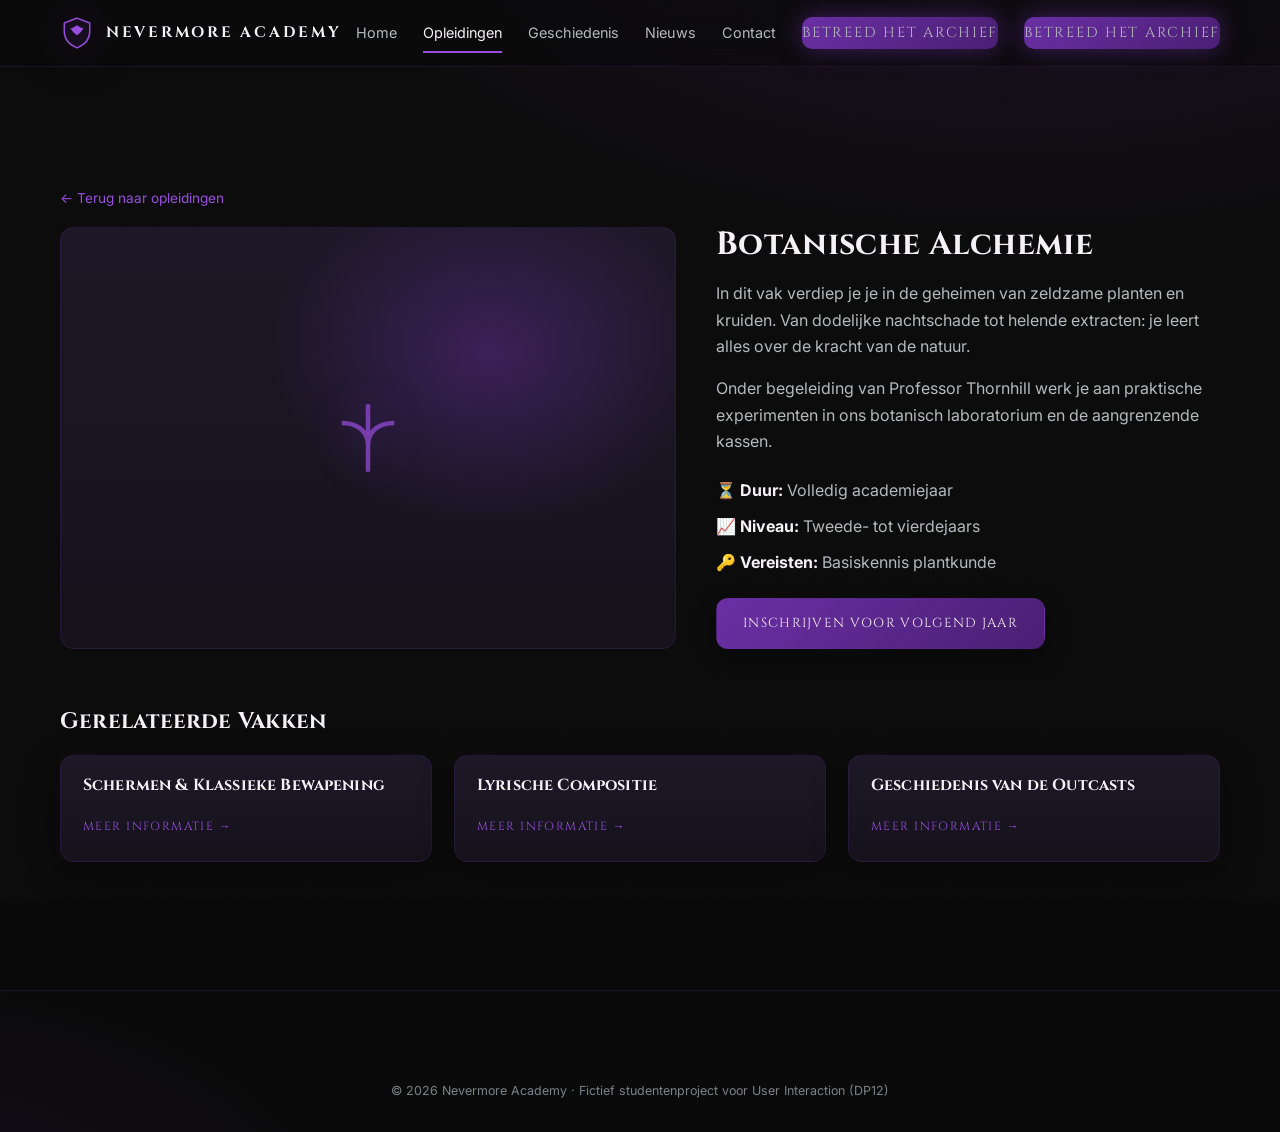
<file: vak-detail.html>
<!DOCTYPE html>
<html lang="nl">
<head>
  <meta charset="UTF-8" />
  <meta name="viewport" content="width=device-width, initial-scale=1.0" />
  <title>Botanische Alchemie — Nevermore Academy</title>
  <link rel="preconnect" href="https://fonts.googleapis.com" />
  <link rel="preconnect" href="https://fonts.gstatic.com" crossorigin />
  <link href="https://fonts.googleapis.com/css2?family=Cinzel:wght@500;700&family=Inter:wght@400;500;600&family=UnifrakturMaguntia&display=swap" rel="stylesheet" />
  <link rel="stylesheet" href="style.css" />
</head>
<body>
  <nav class="nav">
    <div class="container">
      <a class="brand" href="index.html"><svg class="crest" viewBox="0 0 48 48" fill="none" aria-hidden="true"><path d="M24 3l18 7v12c0 11-8 19-18 23C14 41 6 33 6 22V10l18-7z" stroke="#9a4ee0" stroke-width="2" fill="rgba(107,47,165,.12)"/><path d="M24 13c-4 3-7 4-9 4 0 0 2 6 9 10 7-4 9-10 9-10-2 0-5-1-9-4z" fill="#9a4ee0"/></svg><b>Nevermore Academy</b></a>
      <button class="burger" aria-label="Menu" aria-expanded="false"><span></span><span></span><span></span></button>
      <div class="nav-links">
        <a href="index.html">Home</a>
        <a href="opleidingen.html" class="active">Opleidingen</a>
        <a href="geschiedenis.html">Geschiedenis</a>
        <a href="nieuws.html">Nieuws</a>
        <a href="contact.html">Contact</a>
        <a href="ar.html" class="nav-cta">Betreed het archief</a>
        <a href="ar.html" class="nav-cta nav-cta-mobile">Betreed het archief</a>
      </div>
    </div>
  </nav>

  <section class="section" style="padding-top:120px">
    <div class="container">
      <p class="muted" style="font-size:.85rem"><a href="opleidingen.html" style="color:var(--purple-lit)">← Terug naar opleidingen</a></p>
      <div class="story reveal" style="margin-top:18px; align-items:stretch">
        <div class="panel" style="height:auto; min-height:340px"><svg viewBox="0 0 24 24" fill="none" stroke="#9a4ee0" stroke-width="1.2" style="width:90px"><path d="M12 3v18M5 8c4 0 7 2 7 6M19 8c-4 0-7 2-7 6"/></svg></div>
        <div>
          <h1 style="font-size:2rem">Botanische Alchemie</h1>
          <p style="margin:16px 0">In dit vak verdiep je je in de geheimen van zeldzame planten en kruiden. Van dodelijke nachtschade tot helende extracten: je leert alles over de kracht van de natuur.</p>
          <p>Onder begeleiding van Professor Thornhill werk je aan praktische experimenten in ons botanisch laboratorium en de aangrenzende kassen.</p>
          <ul style="list-style:none; margin:22px 0; display:grid; gap:10px">
            <li>⏳ <strong style="color:var(--white)">Duur:</strong> Volledig academiejaar</li>
            <li>📈 <strong style="color:var(--white)">Niveau:</strong> Tweede- tot vierdejaars</li>
            <li>🔑 <strong style="color:var(--white)">Vereisten:</strong> Basiskennis plantkunde</li>
          </ul>
          <a href="contact.html" class="btn btn-primary">Inschrijven voor volgend jaar</a>
        </div>
      </div>

      <h2 class="reveal" style="margin-top:60px; font-size:1.4rem">Gerelateerde Vakken</h2>
      <div class="grid grid-3" style="margin-top:20px">
        <article class="card reveal"><div class="body"><h3 style="font-size:1rem">Schermen &amp; Klassieke Bewapening</h3><a class="more" href="vak-detail.html">Meer informatie</a></div></article>
        <article class="card reveal"><div class="body"><h3 style="font-size:1rem">Lyrische Compositie</h3><a class="more" href="vak-detail.html">Meer informatie</a></div></article>
        <article class="card reveal"><div class="body"><h3 style="font-size:1rem">Geschiedenis van de Outcasts</h3><a class="more" href="vak-detail.html">Meer informatie</a></div></article>
      </div>
    </div>
  </section>

  <footer class="footer">
    <div class="container"><p class="copy">© 2026 Nevermore Academy · Fictief studentenproject voor User Interaction (DP12)</p></div>
  </footer>
  <script src="main.js"></script>
</body>
</html>
</file>
<file: style.css>
/* =====================================================================
   NEVERMORE ACADEMY — Huisstijl (DP11 → DP12)
   Kleuren  : Diep zwart #0A0A0A · Donkergrijs #2B2B2B · Paars #6B2FA5 · Mistgrijs #B5B8BE
   Typografie: Cinzel (koppen) · Inter (body) · UnifrakturMaguntia (accent / verborgen laag)
   ===================================================================== */

:root {
  --ink:        #0A0A0A;   /* hoofd-achtergrond */
  --panel:      #15121c;   /* secties/kaarten (donkergrijs met paarse ondertoon) */
  --panel-2:    #1d1827;   /* lichtere kaart */
  --grey:       #2B2B2B;   /* randen / subtiele contrasten */
  --purple:     #6B2FA5;   /* accent: knoppen, links, verborgen laag */
  --purple-lit: #9a4ee0;   /* paarse gloed / hover */
  --mist:       #B5B8BE;   /* bodytekst op donker */
  --mist-dim:   #7c8088;   /* subtiele tekst */
  --white:      #f4f1f7;
  --maxw:       1160px;
  --radius:     14px;
  --shadow:     0 18px 50px rgba(0,0,0,.55);
  --glow:       0 0 24px rgba(107,47,165,.55);
}

* { box-sizing: border-box; margin: 0; padding: 0; }

html { scroll-behavior: smooth; }

body {
  background:
    radial-gradient(1200px 600px at 80% -10%, rgba(107,47,165,.18), transparent 60%),
    radial-gradient(900px 500px at -10% 110%, rgba(107,47,165,.12), transparent 55%),
    var(--ink);
  color: var(--mist);
  font-family: "Inter", system-ui, sans-serif;
  font-size: 16px;
  line-height: 1.65;
  -webkit-font-smoothing: antialiased;
  overflow-x: hidden;
}

/* subtiele mist-textuur over de hele pagina */
body::before {
  content:"";
  position: fixed; inset: 0;
  pointer-events: none; z-index: 0;
  background-image: url("data:image/svg+xml,%3Csvg xmlns='http://www.w3.org/2000/svg' width='160' height='160'%3E%3Cfilter id='n'%3E%3CfeTurbulence type='fractalNoise' baseFrequency='0.9' numOctaves='2'/%3E%3C/filter%3E%3Crect width='100%25' height='100%25' filter='url(%23n)' opacity='0.025'/%3E%3C/svg%3E");
  mix-blend-mode: screen; opacity:.6;
}

h1,h2,h3,h4 { font-family:"Cinzel", Georgia, serif; color: var(--white); line-height: 1.15; letter-spacing:.01em; }
a { color: inherit; text-decoration: none; }
img { max-width: 100%; display: block; }
.container { width: min(var(--maxw), 92%); margin-inline: auto; position: relative; z-index: 1; }
.section { padding: 88px 0; }
.eyebrow { font-family:"Cinzel",serif; text-transform: uppercase; letter-spacing:.34em; font-size:.72rem; color: var(--purple-lit); margin-bottom: 14px; }
.center { text-align: center; }
.muted { color: var(--mist-dim); }

/* accent-lettertype: uitsluitend voor de verborgen laag / archief */
.gothic { font-family:"UnifrakturMaguntia", "Cinzel", serif; letter-spacing:.02em; }

/* ---------- NAVIGATIE ---------- */
.nav {
  position: sticky; top: 0; z-index: 50;
  display: flex; align-items: center; justify-content: space-between;
  gap: 18px; padding: 16px 0;
  background: rgba(10,10,10,.72);
  backdrop-filter: blur(12px);
  border-bottom: 1px solid rgba(107,47,165,.22);
}
.nav .container { display: flex; align-items: center; justify-content: space-between; width: min(var(--maxw),92%); }
.brand { display: flex; align-items: center; gap: 12px; }
.brand .crest { width: 34px; height: 34px; filter: drop-shadow(var(--glow)); }
.brand b { font-family:"Cinzel",serif; color: var(--white); letter-spacing:.18em; font-size:.95rem; text-transform: uppercase; }
.nav-links { display: flex; align-items: center; gap: 26px; }
.nav-links a { font-size:.9rem; color: var(--mist); position: relative; padding: 4px 0; transition: color .2s; }
.nav-links a::after { content:""; position:absolute; left:0; bottom:-4px; width:0; height:2px; background: var(--purple-lit); transition: width .25s; }
.nav-links a:hover, .nav-links a:focus-visible, .nav-links a.active { color: var(--white); }
.nav-links a:hover::after, .nav-links a.active::after { width:100%; }
.nav-cta {
  font-family:"Cinzel",serif; font-size:.78rem; letter-spacing:.12em; text-transform: uppercase;
  padding: 10px 16px; border-radius: 10px; color: var(--white);
  background: linear-gradient(135deg, var(--purple), #4a1f73);
  box-shadow: var(--glow); transition: transform .2s, box-shadow .2s;
}
.nav-cta:hover { transform: translateY(-2px); box-shadow: 0 0 32px rgba(107,47,165,.8); }
.burger { display:none; background:none; border:0; cursor:pointer; width:42px; height:42px; }
.burger span { display:block; width:24px; height:2px; margin:5px auto; background: var(--white); transition:.3s; }

/* ---------- KNOPPEN ---------- */
.btn {
  display: inline-flex; align-items: center; gap: 10px;
  font-family:"Cinzel",serif; font-size:.82rem; letter-spacing:.1em; text-transform: uppercase;
  padding: 14px 26px; border-radius: 12px; cursor: pointer; border: 1px solid transparent;
  transition: transform .2s, box-shadow .2s, background .2s, border-color .2s;
}
.btn-primary { background: linear-gradient(135deg, var(--purple), #4a1f73); color: var(--white); box-shadow: var(--glow); }
.btn-primary:hover { transform: translateY(-2px); box-shadow: 0 0 34px rgba(107,47,165,.85); }
.btn-ghost { background: transparent; color: var(--white); border-color: rgba(154,78,224,.55); }
.btn-ghost:hover { background: rgba(107,47,165,.14); border-color: var(--purple-lit); transform: translateY(-2px); }

/* ---------- HERO ---------- */
.hero {
  position: relative; min-height: 82vh; display: grid; place-items: center; text-align: center;
  padding: 120px 0 96px; overflow: hidden;
}
.hero::after {
  content:""; position:absolute; inset:0; z-index:0;
  background:
    radial-gradient(60% 50% at 50% 30%, rgba(107,47,165,.30), transparent 70%),
    linear-gradient(180deg, rgba(10,10,10,.2), var(--ink) 92%),
    repeating-linear-gradient(120deg, rgba(255,255,255,.02) 0 2px, transparent 2px 9px);
}
.hero .container { z-index: 1; max-width: 880px; }
.hero h1 { font-size: clamp(2.4rem, 6vw, 4.4rem); text-transform: uppercase; letter-spacing:.04em; text-shadow: 0 0 36px rgba(107,47,165,.35); }
.hero p.lead { margin: 22px auto 34px; max-width: 560px; font-size: 1.05rem; color: var(--mist); }
.hero .actions { display:flex; gap:16px; justify-content:center; flex-wrap: wrap; }

/* ---------- GRID & KAARTEN ---------- */
.grid { display: grid; gap: 22px; }
.grid-3 { grid-template-columns: repeat(3, 1fr); }
.grid-2 { grid-template-columns: repeat(2, 1fr); }

.card {
  background: linear-gradient(180deg, var(--panel-2), var(--panel));
  border: 1px solid rgba(107,47,165,.18);
  border-radius: var(--radius); overflow: hidden;
  transition: transform .25s, box-shadow .25s, border-color .25s;
  position: relative;
}
.card:hover { transform: translateY(-6px); border-color: var(--purple-lit); box-shadow: var(--glow); }
.card .thumb {
  height: 168px;
  background:
    radial-gradient(120% 90% at 50% 0%, rgba(107,47,165,.32), transparent 60%),
    linear-gradient(160deg, #241b34, #0d0a14);
  display: grid; place-items: center; position: relative;
}
.card .thumb svg { width: 46px; height: 46px; opacity:.85; filter: drop-shadow(var(--glow)); }
.card .thumb::after { content:""; position:absolute; inset:0; background: repeating-linear-gradient(90deg, rgba(255,255,255,.03) 0 1px, transparent 1px 14px); }
.card .body { padding: 20px 22px 24px; }
.card .body h3 { font-size: 1.05rem; margin-bottom: 8px; }
.card .body p { font-size:.92rem; color: var(--mist-dim); }
.card .more { display:inline-block; margin-top:14px; font-family:"Cinzel",serif; font-size:.74rem; letter-spacing:.12em; text-transform: uppercase; color: var(--purple-lit); }
.card .more::after { content:" →"; }
/* subtiele hint naar de verborgen outcast-laag */
.card.secret { border-color: rgba(154,78,224,.6); box-shadow: inset 0 0 0 1px rgba(154,78,224,.3); }
.card.secret .thumb { background: radial-gradient(120% 90% at 50% 0%, rgba(154,78,224,.5), transparent 60%), linear-gradient(160deg,#2c1f45,#0d0a14); }

/* ---------- FILTER ---------- */
.filters { display:flex; flex-wrap: wrap; gap: 10px; margin: 18px 0 34px; }
.filter {
  font-family:"Cinzel",serif; font-size:.74rem; letter-spacing:.08em; text-transform: uppercase;
  padding: 8px 16px; border-radius: 999px; cursor: pointer;
  background: var(--panel); color: var(--mist); border: 1px solid rgba(107,47,165,.22);
  transition: .2s;
}
.filter:hover { border-color: var(--purple-lit); color: var(--white); }
.filter.active { background: linear-gradient(135deg,var(--purple),#4a1f73); color: var(--white); border-color: transparent; box-shadow: var(--glow); }

/* ---------- SINDS 1791 ---------- */
.story { display:grid; grid-template-columns: 1.1fr .9fr; gap: 40px; align-items: center; }
.story .panel { background: linear-gradient(180deg,var(--panel-2),var(--panel)); border:1px solid rgba(107,47,165,.18); border-radius: var(--radius); height: 320px; display:grid; place-items:center; position: relative; overflow:hidden; }
.story .panel::after{ content:""; position:absolute; inset:0; background: radial-gradient(60% 70% at 70% 30%, rgba(107,47,165,.4), transparent 60%); }
.story .panel svg{ width: 120px; opacity:.7; filter: drop-shadow(var(--glow)); z-index:1; }

/* ---------- QUOTE / ARCHIEF ---------- */
.quote-band { text-align:center; padding: 64px 0; background: linear-gradient(180deg, transparent, rgba(107,47,165,.06), transparent); }
.quote-band blockquote { font-family:"Cinzel",serif; font-style: italic; font-size: clamp(1.1rem,2.4vw,1.6rem); color: var(--white); max-width: 720px; margin: 18px auto 12px; }
.quote-band cite { color: var(--purple-lit); font-style: normal; font-size:.85rem; letter-spacing:.1em; }

/* ---------- NIEUWS BADGES ---------- */
.badge { display:inline-block; font-family:"Cinzel",serif; font-size:.62rem; letter-spacing:.14em; text-transform: uppercase; padding: 4px 10px; border-radius: 6px; background: rgba(107,47,165,.22); color: var(--purple-lit); border: 1px solid rgba(154,78,224,.4); margin-bottom: 10px; }
.news-date { font-size:.74rem; color: var(--mist-dim); margin-bottom: 8px; }
.featured { display:grid; grid-template-columns: 1.2fr 1fr; gap: 0; border:1px solid rgba(107,47,165,.18); border-radius: var(--radius); overflow:hidden; margin-bottom: 26px; }
.featured .thumb { height: auto; min-height: 280px; }
.featured .body { padding: 32px; display:flex; flex-direction: column; justify-content: center; }
.featured .body h2 { font-size: 1.7rem; margin: 8px 0 12px; }

/* ---------- TIJDLIJN ---------- */
.timeline { position: relative; max-width: 980px; margin: 40px auto 0; }
.timeline::before { content:""; position:absolute; left:50%; top:0; bottom:0; width:2px; transform: translateX(-50%); background: linear-gradient(180deg, transparent, var(--purple), transparent); }
.tl-item { position: relative; display:grid; grid-template-columns: 1fr 1fr; align-items:center; margin-bottom: 30px; }
.tl-item .tl-img {
  height: 175px; border-radius: 14px; border:1px solid rgba(107,47,165,.28);
  background: linear-gradient(180deg, rgba(13,10,20,.12), rgba(13,10,20,.5)), var(--img) center/cover no-repeat;
  box-shadow: 0 14px 34px rgba(0,0,0,.45);
}
.tl-content { padding: 0 40px; }
.tl-item:nth-child(odd) .tl-content { grid-column:1; text-align:right; }
.tl-item:nth-child(odd) .tl-img { grid-column:2; margin-left:40px; }
.tl-item:nth-child(even) .tl-content { grid-column:2; text-align:left; }
.tl-item:nth-child(even) .tl-img { grid-column:1; margin-right:40px; }
.tl-dot { position:absolute; top:50%; left:50%; transform:translate(-50%,-50%); width:16px; height:16px; border-radius:50%; background: var(--purple); box-shadow: var(--glow); z-index:2; }
.tl-year { display:inline-block; font-family:"Cinzel",serif; font-size:.8rem; letter-spacing:.12em; padding:6px 14px; border-radius:8px; color: var(--white);
  background: linear-gradient(135deg,var(--purple),#3c1860); box-shadow: var(--glow); margin-bottom:10px; }
.tl-item h3 { font-size:1.05rem; margin-bottom:6px; }
.tl-item p { font-size:.9rem; color: var(--mist-dim); }

/* ---------- VERBORGEN LAAG / GEHEIMEN ---------- */
.secret-band {
  margin-top: 70px; padding: 64px 0; border-radius: 22px; text-align:center; position: relative; overflow:hidden;
  background:
    radial-gradient(80% 120% at 50% 0%, rgba(107,47,165,.45), transparent 60%),
    linear-gradient(180deg, #1c1330, #110b1d);
  border: 1px solid rgba(154,78,224,.45);
}
.secret-band h2 { font-size: clamp(1.6rem,4vw,2.4rem); }
.secret-band .container > p { max-width: 620px; margin: 16px auto 26px; color: var(--mist); }

/* ---------- FORMULIER ---------- */
.contact-grid { display:grid; grid-template-columns: 1.1fr .9fr; gap: 40px; }
.field { margin-bottom: 16px; }
.field label { display:block; font-size:.78rem; letter-spacing:.08em; text-transform: uppercase; color: var(--mist-dim); margin-bottom: 6px; font-family:"Cinzel",serif; }
.field input, .field textarea {
  width:100%; padding: 13px 14px; border-radius: 10px; background: var(--panel); color: var(--white);
  border: 1px solid rgba(107,47,165,.25); font-family: inherit; font-size:.95rem; transition: border-color .2s, box-shadow .2s;
}
.field input:focus, .field textarea:focus { outline:none; border-color: var(--purple-lit); box-shadow: var(--glow); }
.field textarea { min-height: 130px; resize: vertical; }
.field .error { color:#ff7b9c; font-size:.78rem; margin-top:6px; display:none; }
.field.invalid .error { display:block; }
.field.invalid input, .field.invalid textarea { border-color:#ff7b9c; }
.form-success { display:none; margin-top:18px; padding:16px 18px; border-radius:12px; background: rgba(60,180,120,.12); border:1px solid rgba(80,200,140,.5); color:#8ff0c0; font-family:"Cinzel",serif; letter-spacing:.04em; }
.form-success.show { display:block; animation: rise .5s ease; }
.info-block { display:flex; gap:12px; padding: 14px 0; border-bottom:1px solid rgba(107,47,165,.15); }
.info-block svg{ width:20px; height:20px; color: var(--purple-lit); flex:none; margin-top:3px; }
.map-ph { height: 200px; border-radius: var(--radius); background: radial-gradient(60% 70% at 50% 40%, rgba(107,47,165,.3), transparent), linear-gradient(160deg,#241b34,#0d0a14); display:grid; place-items:center; border:1px solid rgba(107,47,165,.2); margin-bottom: 22px; }
.map-ph svg{ width:38px; color: var(--purple-lit); }

/* ---------- PAGE HEADER ---------- */
.page-head { padding: 130px 0 40px; text-align:center; position: relative; }
.page-head h1 { font-size: clamp(2rem,5vw,3.2rem); text-transform: uppercase; letter-spacing:.04em; }
.page-head p { color: var(--mist-dim); margin-top: 10px; }

/* ---------- FOOTER ---------- */
.footer { border-top:1px solid rgba(107,47,165,.2); padding: 54px 0 30px; margin-top: 40px; }
.footer .cols { display:grid; grid-template-columns: 1.4fr 1fr 1fr auto; gap: 30px; }
.footer h4 { font-size:.8rem; letter-spacing:.16em; text-transform: uppercase; color: var(--white); margin-bottom: 14px; }
.footer a { display:block; color: var(--mist-dim); font-size:.9rem; padding: 4px 0; transition: color .2s; }
.footer a:hover { color: var(--purple-lit); }
.footer .copy { text-align:center; color: var(--mist-dim); font-size:.78rem; margin-top: 36px; }

/* ---------- SCROLL REVEAL ---------- */
.reveal { opacity:0; transform: translateY(26px); transition: opacity .7s ease, transform .7s ease; }
.reveal.in { opacity:1; transform: none; }
@keyframes rise { from{opacity:0; transform: translateY(10px);} to{opacity:1; transform:none;} }

/* ---------- RESPONSIVE ---------- */
@media (max-width: 880px) {
  .grid-3, .grid-2, .story, .contact-grid, .featured { grid-template-columns: 1fr; }
  .footer .cols { grid-template-columns: 1fr 1fr; }
  .nav-links {
    position: fixed; inset: 64px 0 auto 0; flex-direction: column; gap: 0;
    background: rgba(13,10,20,.98); border-bottom:1px solid rgba(107,47,165,.3);
    padding: 8px 0; transform: translateY(-130%); transition: transform .35s; box-shadow: var(--shadow);
  }
  .nav-links.open { transform: none; }
  .nav-links a { padding: 14px 24px; width:100%; }
  .nav-links a::after{ display:none; }
  .nav-cta { display:none; }
  .nav-links .nav-cta-mobile { display:inline-block; margin: 10px 24px; }
  .burger { display:block; }
  .timeline::before { left: 18px; }
  .tl-item { grid-template-columns: 1fr; padding-left: 46px; margin-bottom: 24px; }
  .tl-item .tl-content { grid-column:1 !important; text-align:left !important; padding: 0; }
  .tl-item .tl-img { grid-column:1 !important; margin: 0 0 14px 0 !important; height: 150px; }
  .tl-item .tl-dot { left: 18px !important; top: 22px; transform: translate(-50%, 0); }
}

@media (prefers-reduced-motion: reduce) {
  * { animation: none !important; transition: none !important; scroll-behavior: auto; }
  .reveal { opacity:1; transform:none; }
}

/* ===== Sfeerbeelden (origineel Nevermore-artwork) ===== */
.hero{
  background-image: linear-gradient(180deg, rgba(13,10,20,.5), rgba(13,10,20,.86)), url('img-hero.jpg');
  background-size: cover; background-position: center bottom;
}
.card .thumb.photo{
  background: linear-gradient(180deg, rgba(13,10,20,.10), rgba(13,10,20,.62)), var(--img) center/cover no-repeat;
}
.card .thumb.photo svg{ display:none; }
.map-img{
  width:100%; display:block; border-radius: var(--radius);
  border:1px solid rgba(107,47,165,.3); margin-bottom:22px;
}

/* ===== Schaduw & hover-effecten (hele site) ===== */
.card{ box-shadow: 0 12px 34px rgba(0,0,0,.38); }
.btn{ transition: transform .2s, box-shadow .2s, filter .2s; }
@media (hover:hover){
  .btn:hover{ transform: translateY(-2px); box-shadow: 0 12px 28px rgba(107,47,165,.45); filter: brightness(1.08); }
  .card:hover{ box-shadow: 0 20px 54px rgba(0,0,0,.5), 0 0 32px rgba(107,47,165,.35); }
  .card:hover .thumb.photo{ filter: brightness(1.08) saturate(1.05); }
  .nav-links a:hover{ color: var(--purple-lit); }
  .more:hover{ color:#e7ddf5; }
  .map-img:hover{ box-shadow: 0 16px 40px rgba(0,0,0,.5), 0 0 30px rgba(107,47,165,.3); }
}
.card .thumb.photo{ transition: filter .25s; }
.map-img{ transition: box-shadow .25s; }

/* zichtbare knop-schaduw + tik-feedback (ook op mobiel) */
.btn{ box-shadow: 0 8px 22px rgba(0,0,0,.32); }
.btn:active{ transform: translateY(1px); box-shadow: 0 4px 12px rgba(0,0,0,.3); }
</file>
